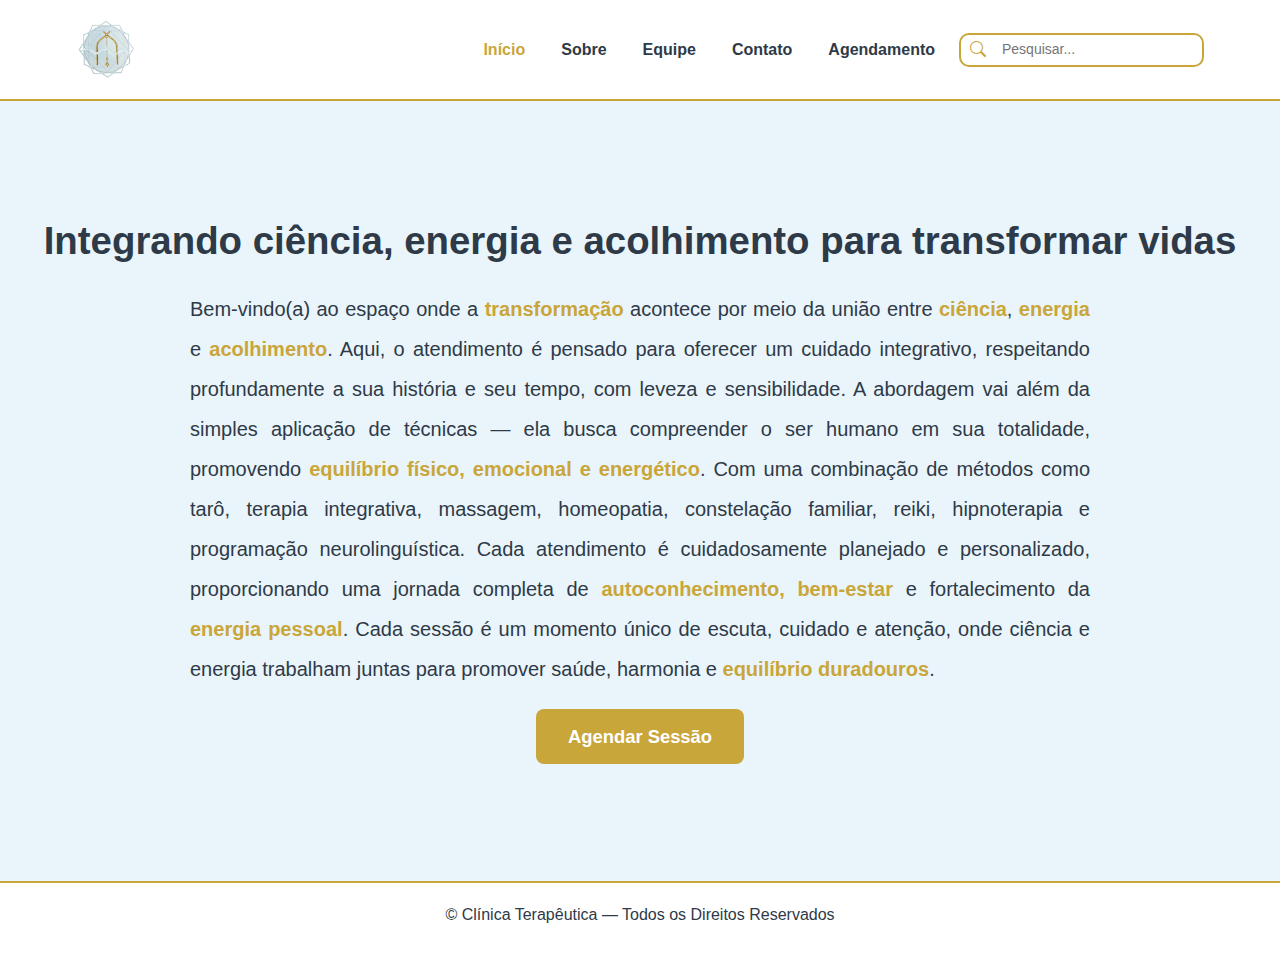
<file: index.html>
<!DOCTYPE html>
<html lang="pt-BR">
  <head>
    <meta charset="UTF-8" />
    <meta name="viewport" content="width=device-width, initial-scale=1.0" />
    <title>Início</title>

    <link
      href="https://cdn.jsdelivr.net/npm/bootstrap@5.3.8/dist/css/bootstrap.min.css"
      rel="stylesheet"
    />
    <link
      href="https://cdn.jsdelivr.net/npm/bootstrap-icons@1.11.1/font/bootstrap-icons.css"
      rel="stylesheet"
    />
    <link rel="stylesheet" href="styles.css" />
   <style>
  html, body {
    height: 100%;
    margin: 0;
    padding: 0;
    font-family: "Segoe UI", sans-serif;
    background: #eaf4fb;
    color: #2e3a47;
  }

  .navbar {
    background: white;
    border-bottom: 2px solid #c9a63a;
    padding: 15px 0;
  }

  .navbar-brand img {
    height: 59px;
  }

  .nav-link {
    color: #2e3a47 !important;
    font-weight: 600;
  }

  .nav-link.active {
    color: #c9a63a !important;
  }

  .search-box {
    display: flex;
    align-items: center;
    gap: 6px;
    border: 2px solid #c9a63a;
    padding: 3px 9px;
    border-radius: 10px;
    height: 34px;
  }

  .search-box i {
    font-size: 16px;
    color: #c9a63a;
  }

  .search-box input {
    border: none;
    outline: none;
    background: none;
    font-size: 14px;
  }

  /* HERO OCUPANDO A TELA TODA */
  /* HERO AJUSTADA */
.hero {
  min-height: calc(100vh - 120px);
  display: flex;
  flex-direction: column;
  justify-content: center;
  align-items: center;
  padding: 60px 20px;
  text-align: center;
}

.hero h2 {
  font-size: 2.4rem;  /* agora igual aos outros títulos */
  font-weight: 800;
  text-align: center;
  margin-bottom: 25px;
  color: #2e3a47;
}
.gold {
  color: #c9a63a; /* dourado */
  font-weight: 700;
}

.hero p {
  font-size: 1.25rem;     /* Aumentado */
  text-align: justify;
  max-width: 900px;
  margin: 0 auto;
  line-height: 2;
}


.btn-cta {
  margin-top: 20px;
  padding: 14px 32px; /* aumentei o padding vertical e horizontal */
  background: #c9a63a;
  color: white;
  border-radius: 8px;
  font-size: 1.15rem; /* leve aumento da fonte */
}

  .btn-cta:hover {
    background: #b59433;
    color: white;
    text-decoration: none;
  }

  footer {
    background: white;
    padding: 20px 0;
    text-align: center;
    border-top: 2px solid #c9a63a;
  }
</style>

  </head>

  <body>
    <!-- NAVBAR -->
    <nav class="navbar navbar-expand-lg sticky-top">
      <div class="container">
        <a class="navbar-brand" href="index.html">
          <img src="img/logoN.jpg" alt="Logo" />
        </a>

        <button
          class="navbar-toggler"
          type="button"
          data-bs-toggle="collapse"
          data-bs-target="#nav"
        >
          <span class="navbar-toggler-icon"></span>
        </button>

        <div class="collapse navbar-collapse justify-content-end" id="nav">
          <ul class="navbar-nav me-3">
            <li class="nav-item">
              <a class="nav-link" href="index.html">Início</a>
            </li>
            <li class="nav-item">
              <a class="nav-link" href="sobre.html">Sobre</a>
            </li>
            <li class="nav-item">
              <a class="nav-link" href="equipe.html">Equipe</a>
            </li>
            <li class="nav-item">
              <a class="nav-link" href="contato.html">Contato</a>
            </li>
            <li class="nav-item">
              <a class="nav-link" href="agendamento.html">Agendamento</a>
            </li>
          </ul>

          <div class="search-box">
            <i class="bi bi-search"></i>
            <input type="text" placeholder="Pesquisar..." />
          </div>
        </div>
      </div>
    </nav>

    <!-- HERO -->
<!-- HERO -->
<section class="hero">
  <h2>
    Integrando ciência, energia e  acolhimento para transformar vidas
  </h2>
  <p>
    Bem-vindo(a) ao espaço onde a <strong class="gold">transformação</strong> acontece por meio da união
    entre <strong class="gold">ciência</strong>, <strong class="gold">energia</strong> e <strong class="gold">acolhimento</strong>. Aqui, o atendimento é pensado para
    oferecer um cuidado integrativo, respeitando profundamente a sua
    história e seu tempo, com leveza e sensibilidade. A abordagem vai além
    da simples aplicação de técnicas — ela busca compreender o ser humano em
    sua totalidade, promovendo <strong class="gold">equilíbrio físico, emocional e energético</strong>.
    Com uma combinação de métodos como tarô, terapia integrativa, massagem,
    homeopatia, constelação familiar, reiki, hipnoterapia e programação neurolinguística. Cada atendimento é
    cuidadosamente planejado e personalizado, proporcionando uma jornada
    completa de <strong class="gold">autoconhecimento, bem-estar</strong> e fortalecimento da <strong class="gold">energia pessoal</strong>. Cada sessão é um momento único de escuta, cuidado e atenção,
    onde ciência e energia trabalham juntas para promover saúde, harmonia e
    <strong class="gold">equilíbrio duradouros</strong>.
  </p>
  <a href="agendamento.html" class="btn btn-cta">Agendar Sessão</a>
</section>

    <!-- FOOTER -->
    <footer>
      <p>© Clínica Terapêutica — Todos os Direitos Reservados</p>
    </footer>

    <script src="https://cdn.jsdelivr.net/npm/bootstrap@5.3.8/dist/js/bootstrap.bundle.min.js"></script>

    <!-- SCRIPT PARA ABA ATIVA -->
    <script>
      const links = document.querySelectorAll(".nav-link");
      const current = window.location.pathname.split("/").pop();

      links.forEach((link) => {
        if (link.getAttribute("href") === current) {
          link.classList.add("active");
        }
      });
    </script>
  </body>
</html>
</file>
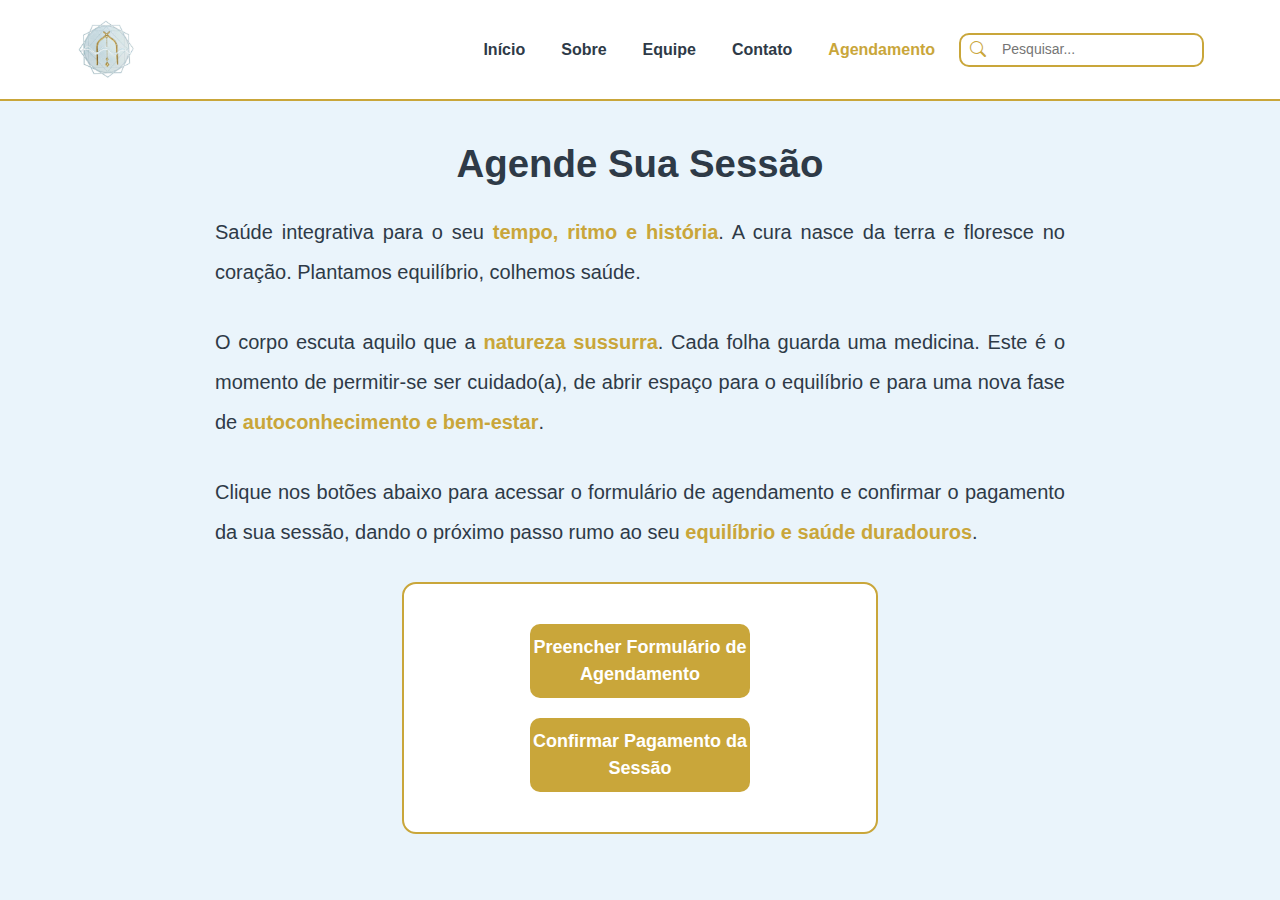
<file: agendamento.html>
<!DOCTYPE html>
<html lang="pt-BR">
<head>
<meta charset="UTF-8" />
<meta name="viewport" content="width=device-width, initial-scale=1.0" />
<title>Agendamento</title>

<link href="https://cdn.jsdelivr.net/npm/bootstrap@5.3.8/dist/css/bootstrap.min.css" rel="stylesheet" />
<link href="https://cdn.jsdelivr.net/npm/bootstrap-icons@1.11.1/font/bootstrap-icons.css" rel="stylesheet" />
<link rel="stylesheet" href="styles.css">
<style>
html, body {
    height: 100%;
    margin: 0;
    padding: 0;
    font-family: "Segoe UI", sans-serif;
    background: #eaf4fb;
    color: #2e3a47;
    display: flex;
    flex-direction: column;
}

/* ===================== NAVBAR ===================== */
.navbar {
    background: white;
    border-bottom: 2px solid #c9a63a;
    padding: 15px 0;
}
.navbar-brand img {
    height: 59px;
}
.nav-link {
    font-weight: 600;
    color: #2e3a47 !important;
}
.nav-link.active {
    color: #c9a63a !important;
}
.search-box {
    display: flex;
    align-items: center;
    gap: 6px;
    border: 2px solid #c9a63a;
    padding: 3px 9px;
    border-radius: 10px;
    height: 34px;
}
.search-box i {
    font-size: 16px;
    color: #c9a63a;
}
.search-box input {
    border: none;
    outline: none;
    background: none;
    font-size: 14px;
}

/* ===================== AGENDAMENTO ===================== */
section {
    min-height: calc(100vh - 160px); /* navbar + footer */
    display: flex;
    flex-direction: column;
    justify-content: flex-start;
    align-items: center;
    padding: 30px 20px 40px 20px;
    text-align: center;
}

section h2 {
    font-size: 2.4rem;
    font-weight: 800;
    margin-bottom: 25px;
    color: #2e3a47;
}

section p {
    font-size: 1.25rem;
    line-height: 2;
    max-width: 850px;
    margin: 0 auto 30px auto;
    color: #2e3a47;
    text-align: justify;
}

section p strong {
    color: #c9a63a;
}

/* BOTÕES MENOR TAMANHO */
.btn-forms {
    background: #c9a63a;
    color: white;
    padding: 10px 0;       /* diminuiu o padding vertical */
    width: 220px;          /* diminuiu a largura */
    border-radius: 10px;
    font-size: 18px;       /* ligeiramente menor */
    border: none;
    margin: 10px 0;
    transition: 0.3s;
    display: inline-block;
    text-decoration: none;
    text-align: center;
}
.btn-forms:hover {
    background: #b39031;
    color: white;
}

/* ===================== FOOTER ===================== */
footer {
    background: white;
    padding: 20px 0;
    text-align: center;
    border-top: 2px solid #c9a63a;
    margin-top: auto;
}
</style>
</head>

<body>

<!-- NAVBAR -->
<nav class="navbar navbar-expand-lg sticky-top">
  <div class="container">
    <a class="navbar-brand" href="index.html">
      <img src="img/logoN.jpg" alt="Logo" />
    </a>

    <button class="navbar-toggler" type="button" data-bs-toggle="collapse" data-bs-target="#nav">
      <span class="navbar-toggler-icon"></span>
    </button>

    <div class="collapse navbar-collapse justify-content-end" id="nav">
      <ul class="navbar-nav me-3">
        <li class="nav-item"><a class="nav-link" href="index.html">Início</a></li>
        <li class="nav-item"><a class="nav-link" href="sobre.html">Sobre</a></li>
        <li class="nav-item"><a class="nav-link" href="equipe.html">Equipe</a></li>
        <li class="nav-item"><a class="nav-link" href="contato.html">Contato</a></li>
        <li class="nav-item"><a class="nav-link" href="agendamento.html">Agendamento</a></li>
      </ul>

      <div class="search-box">
        <i class="bi bi-search"></i>
        <input type="text" placeholder="Pesquisar..." />
      </div>
    </div>
  </div>
</nav>

<!-- CONTEÚDO -->
<section id="agendamento" style="padding-top: 40px; padding-bottom: 160px;">
  <h2>Agende Sua Sessão</h2>

  <p>
    Saúde integrativa para o seu <strong>tempo, ritmo e história</strong>.  
    A cura nasce da terra e floresce no coração.  
    Plantamos equilíbrio, colhemos saúde.
  </p>
  <p>
    O corpo escuta aquilo que a <strong>natureza sussurra</strong>.  
    Cada folha guarda uma medicina. Este é o momento de permitir-se ser cuidado(a), de abrir espaço para o equilíbrio e para uma nova fase de <strong>autoconhecimento e bem-estar</strong>.
  </p>
  <p>
    Clique nos botões abaixo para acessar o formulário de agendamento e confirmar o pagamento da sua sessão, dando o próximo passo rumo ao seu <strong>equilíbrio e saúde duradouros</strong>.
  </p>

  <div class="container" style="max-width: 500px; margin: 0 auto;">
    <div style="background: white; border: 2px solid #c9a63a; border-radius: 14px; padding: 30px; text-align: center;">
      <a href="https://forms.gle/xYfMpMKzx44Mkxfr9" target="_blank" class="btn btn-forms">
        Preencher Formulário de Agendamento
      </a>

      <a href="https://pag.ae/81hzZbnVq" target="_blank" class="btn btn-forms">
        Confirmar Pagamento da Sessão
      </a>
    </div>
  </div>
</section>




<!-- FOOTER -->


<script src="https://cdn.jsdelivr.net/npm/bootstrap@5.3.8/dist/js/bootstrap.bundle.min.js"></script>

<script>
  const links = document.querySelectorAll(".nav-link");
  const currentPage = window.location.pathname.split("/").pop();

  links.forEach(link => {
    if (link.getAttribute("href") === currentPage) {
      link.classList.add("active");
    }
  });
</script>

</body>
</html>
</file>
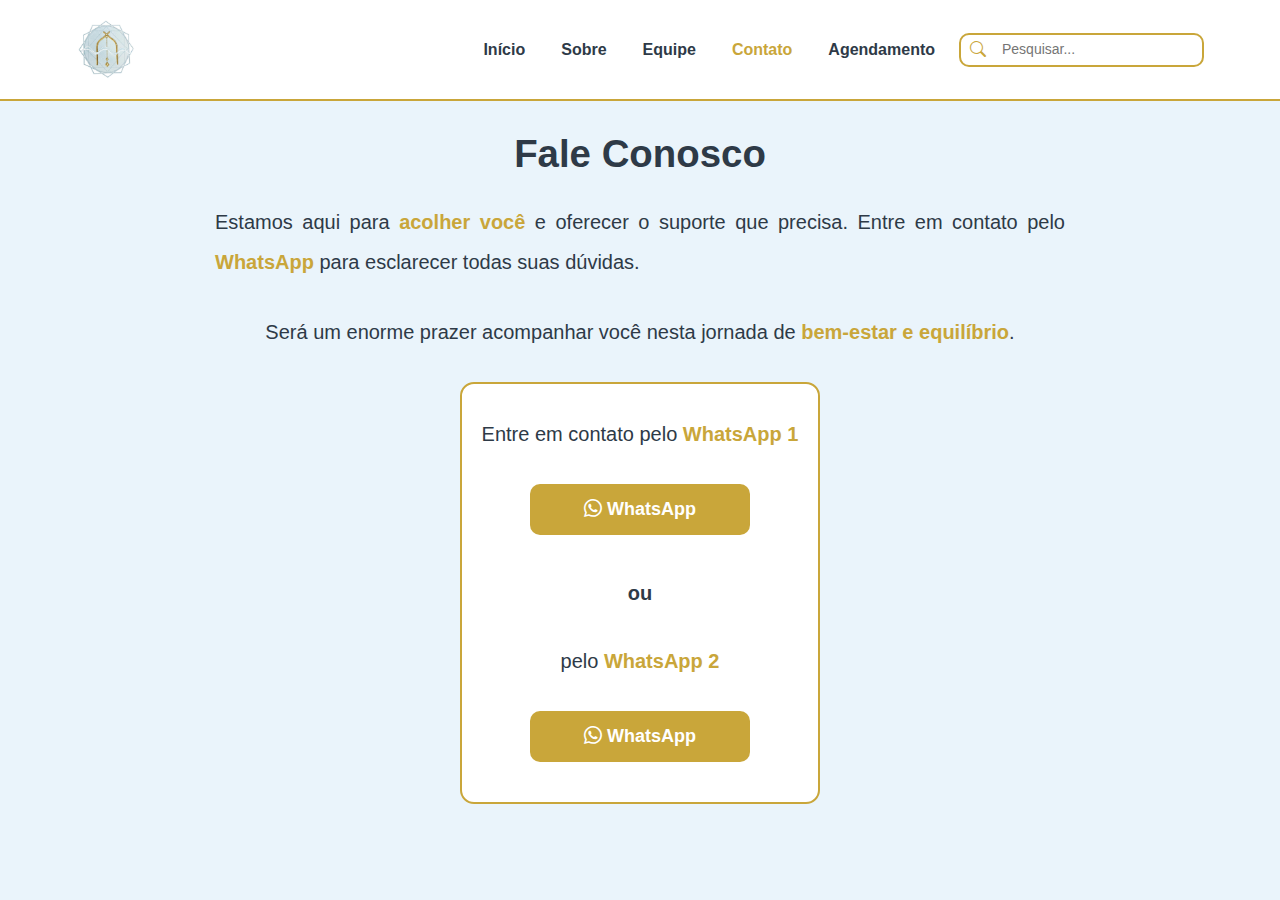
<file: contato.html>
<!DOCTYPE html>
<html lang="pt-BR">
<head>
<meta charset="UTF-8" />
<meta name="viewport" content="width=device-width, initial-scale=1.0" />
<title>Contato</title>

<link href="https://cdn.jsdelivr.net/npm/bootstrap@5.3.8/dist/css/bootstrap.min.css" rel="stylesheet" />
<link href="https://cdn.jsdelivr.net/npm/bootstrap-icons@1.11.1/font/bootstrap-icons.css" rel="stylesheet" />
<link rel="stylesheet" href="styles.css">
<style>
html, body {
    height: 100%;
    margin: 0;
    padding: 0;
    font-family: "Segoe UI", sans-serif;
    background: #eaf4fb;
    color: #2e3a47;
    display: flex;
    flex-direction: column;
}

/* ===================== NAVBAR ===================== */
.navbar {
    background: white;
    border-bottom: 2px solid #c9a63a;
    padding: 15px 0;
}
.navbar-brand img {
    height: 59px;
}
.nav-link {
    font-weight: 600;
    color: #2e3a47 !important;
}
.nav-link.active {
    color: #c9a63a !important;
}
.search-box {
    display: flex;
    align-items: center;
    gap: 6px;
    border: 2px solid #c9a63a;
    padding: 3px 9px;
    border-radius: 10px;
    height: 34px;
}
.search-box i {
    font-size: 16px;
    color: #c9a63a;
}
.search-box input {
    border: none;
    outline: none;
    background: none;
    font-size: 14px;
}

/* ===================== SEÇÃO CONTATO ===================== */
section {
    min-height: calc(100vh - 160px); /* navbar + footer */
    display: flex;
    flex-direction: column;
    justify-content: flex-start;
    align-items: center;
    padding: 30px 20px 40px 20px;
    text-align: center;
}

section h2 {
    font-size: 2.4rem;
    font-weight: 800;
    margin-bottom: 25px;
    color: #2e3a47;
}

section p {
    font-size: 1.25rem;
    line-height: 2;
    max-width: 850px;
    margin: 0 auto 30px auto;
    color: #2e3a47;
    text-align: justify;
}

section p strong {
    color: #c9a63a;
}

/* CONTATO BOX */
.contato-box {
    background: white;
    padding: 30px 20px;
    border-radius: 14px;
    text-align: center;
    border: 2px solid #c9a63a;
    max-width: 700px;
    margin: 0 auto;
}

.contato-box p {
    font-size: 1.25rem;
    margin-bottom: 20px;
}

/* BOTÕES WHATSAPP */
.btn-whats {
    background: #c9a63a;
    color: white;
    padding: 12px 0;
    width: 220px;
    border-radius: 10px;
    font-size: 18px;
    border: none;
    transition: 0.3s;
    margin: 10px 0;
    display: inline-block;
    text-decoration: none;
    text-align: center;
}
.btn-whats:hover {
    background: #b39031;
    color: white;
}

/* FOOTER */
footer {
    background: white;
    padding: 20px 0;
    text-align: center;
    border-top: 2px solid #c9a63a;
    margin-top: auto;
}

/* RESPONSIVO */
@media (max-width: 576px) {
    section h2 {
        font-size: 1.8rem;
        margin-bottom: 20px;
    }

    section p {
        font-size: 16px;
        line-height: 1.6;
    }

    .btn-whats {
        width: 100%;
        font-size: 16px;
        padding: 10px 0;
    }

    .contato-box {
        padding: 20px 15px;
    }
}
</style>
</head>

<body>

<!-- NAVBAR -->
<nav class="navbar navbar-expand-lg sticky-top">
  <div class="container">
    <a class="navbar-brand" href="index.html">
      <img src="img/logoN.jpg" alt="Logo" />
    </a>

    <button class="navbar-toggler" type="button" data-bs-toggle="collapse" data-bs-target="#nav">
      <span class="navbar-toggler-icon"></span>
    </button>

    <div class="collapse navbar-collapse justify-content-end" id="nav">
      <ul class="navbar-nav me-3">
        <li class="nav-item"><a class="nav-link" href="index.html">Início</a></li>
        <li class="nav-item"><a class="nav-link" href="sobre.html">Sobre</a></li>
        <li class="nav-item"><a class="nav-link" href="equipe.html">Equipe</a></li>
        <li class="nav-item"><a class="nav-link" href="contato.html">Contato</a></li>
        <li class="nav-item"><a class="nav-link" href="agendamento.html">Agendamento</a></li>
      </ul>

      <div class="search-box">
        <i class="bi bi-search"></i>
        <input type="text" placeholder="Pesquisar..." />
      </div>
    </div>
  </div>
</nav>

<!-- SEÇÃO CONTATO -->
<section id="contato">
  <h2>Fale Conosco</h2>

  <p>
    Estamos aqui para <strong>acolher você</strong> e oferecer o suporte que precisa.
    Entre em contato pelo <strong>WhatsApp</strong> para esclarecer todas suas dúvidas.
  </p>

  <p>
    Será um enorme prazer acompanhar você nesta jornada de <strong>bem-estar e equilíbrio</strong>.
  </p>

  <div class="contato-box">
    <p>Entre em contato pelo <strong>WhatsApp 1</strong></p>
    <a href="https://wa.me/553299626868" target="_blank" class="btn btn-whats">
      <i class="bi bi-whatsapp"></i> WhatsApp
    </a>

    <p style="text-align: center; font-size: 20px; font-weight: 600; margin: 28px 0;">ou</p>

    <p style="text-align: center;">pelo <strong>WhatsApp 2</strong></p>
    <a href="https://wa.me/555199592177" target="_blank" class="btn btn-whats">
      <i class="bi bi-whatsapp"></i> WhatsApp
    </a>
  </div>
</section>


<script src="https://cdn.jsdelivr.net/npm/bootstrap@5.3.8/dist/js/bootstrap.bundle.min.js"></script>

<script>
  const links = document.querySelectorAll(".nav-link");
  const currentPage = window.location.pathname.split("/").pop();

  links.forEach(link => {
    if (link.getAttribute("href") === currentPage) {
      link.classList.add("active");
    }
  });
</script>

</body>
</html>
</file>
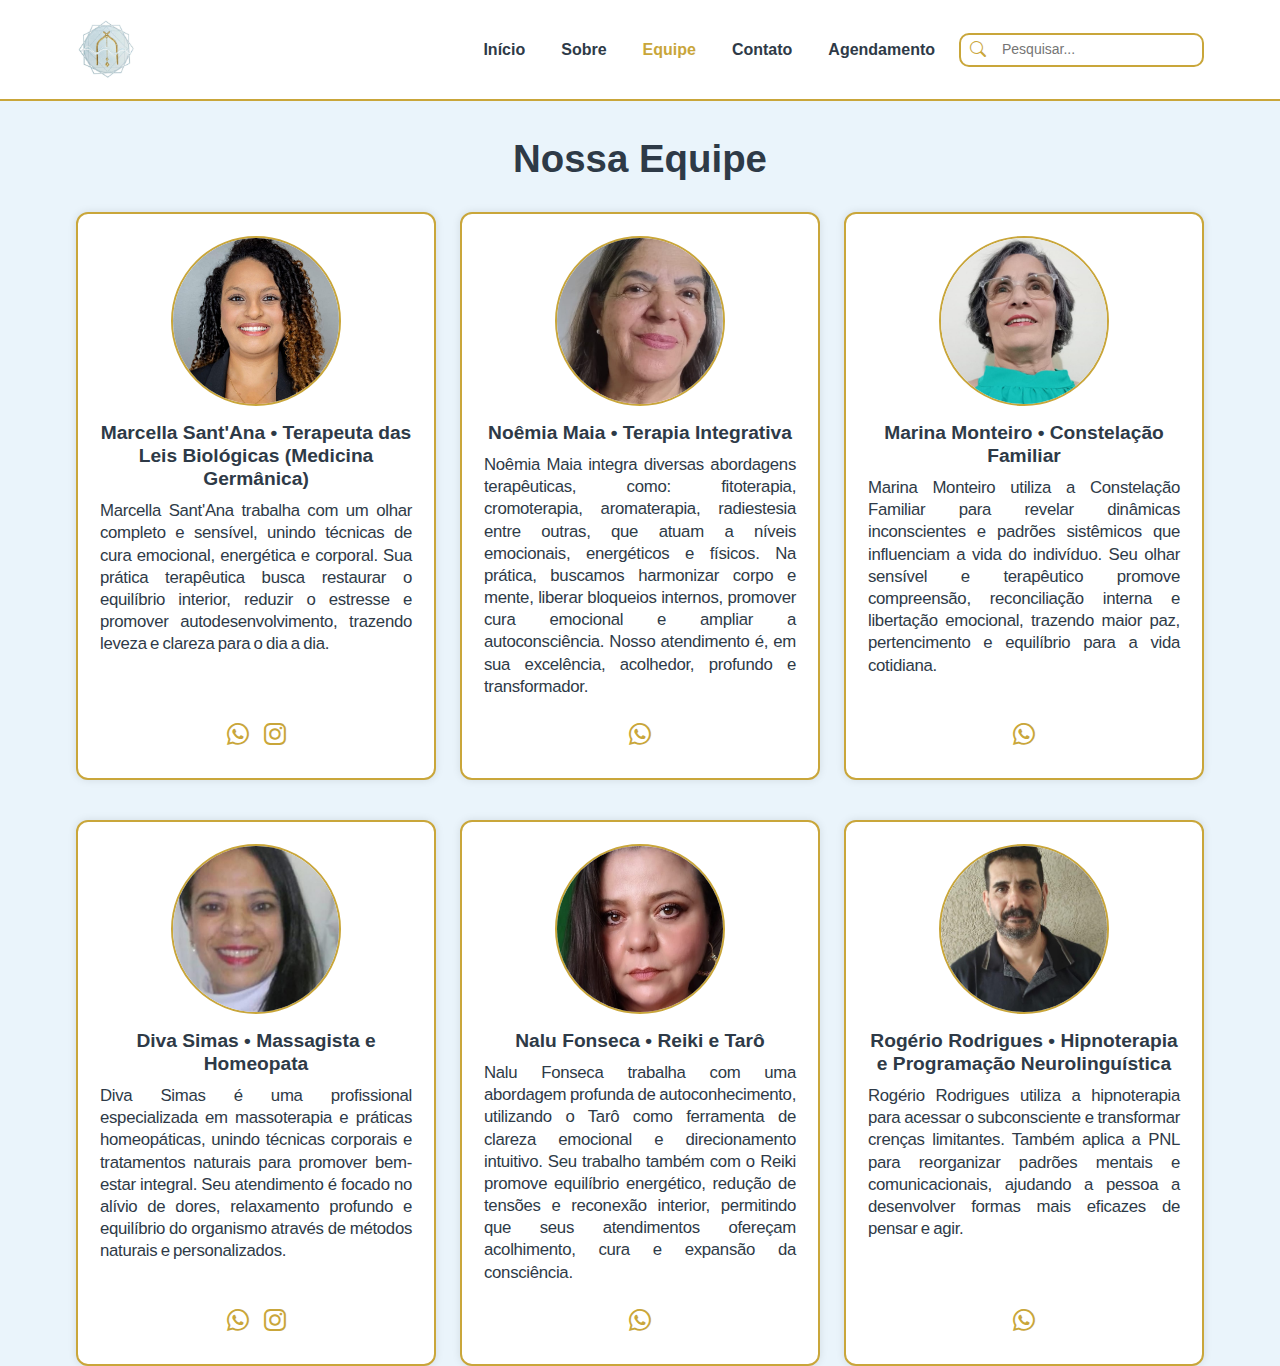
<file: equipe.html>
<!DOCTYPE html>
<html lang="pt-BR">
  <head>
    <meta charset="UTF-8" />
    <meta name="viewport" content="width=device-width, initial-scale=1.0" />
    <title>Equipe</title>

    <link
      href="https://cdn.jsdelivr.net/npm/bootstrap@5.3.8/dist/css/bootstrap.min.css"
      rel="stylesheet"
    />
    <link
      href="https://cdn.jsdelivr.net/npm/bootstrap-icons@1.11.1/font/bootstrap-icons.css"
      rel="stylesheet"
    />
<link rel="stylesheet" href="styles.css">
    <style>
      body {
        font-family: "Segoe UI", sans-serif;
        background: #eaf4fb;
        color: #2e3a47;
        margin: 0;
      }

      /* NAVBAR */
      .navbar {
        background: white;
        border-bottom: 2px solid #c9a63a;
        padding: 15px 0;
      }

      .navbar-brand img {
        height: 59px;
      }

      .nav-link {
        color: #2e3a47 !important;
        font-weight: 600;
      }

      .nav-link.active {
        color: #c9a63a !important;
      }

      .search-box {
        display: flex;
        align-items: center;
        gap: 6px;
        border: 2px solid #c9a63a;
        padding: 3px 9px;
        border-radius: 10px;
        height: 34px;
      }
      .search-box i {
        font-size: 16px;
        color: #c9a63a;
      }
      .search-box input {
        border: none;
        outline: none;
        background: none;
        font-size: 14px;
      }

      /* HERO */
      .hero {
        padding: 10px 20px;
        text-align: center;
        background: #eaf4fb;
      }

    .hero h2 {
  text-align: center;
  font-size: 2.4rem;      /* mesmo tamanho do "Fale Conosco" */
  font-weight: 800;       /* mesma força */
  color: #2e3a47;
  margin-top: 25px;
  margin-bottom: 20px;
}


      /* CARDS */
      .team-card {
        background: white;
        border: 2px solid #c9a63a;
        border-radius: 12px;
        padding: 22px;
        box-shadow: 0 0 8px rgba(0, 0, 0, 0.1);
        text-align: center;
        display: flex;
        flex-direction: column;
        height: 100%;
      }

      .team-card img {
        width: 170px;
        height: 170px;
        border-radius: 50%;
        object-fit: cover;
        margin-bottom: 15px;
        border: 2px solid #c9a63a;
        align-self: center;
      }

      .team-card h4 {
        font-size: 1.2rem;
        font-weight: 700;
        margin-bottom: 10px;
      }
      .team-card {
        background: white;
        border: 2px solid #c9a63a;
        border-radius: 12px;
        padding: 22px;
        box-shadow: 0 0 8px rgba(0, 0, 0, 0.1);
        text-align: center;
        display: flex;
        flex-direction: column;
        height: 100%;
      }

      .team-card p {
        font-size: 1.05rem;
        text-align: justify;
        line-height: 1.32;
        margin-bottom: 20px;
        flex: 1; /* <-- faz os textos terem altura igual */
  letter-spacing: -0.3px;
  word-spacing: -1px;
}
      

      .social-icons {
        margin-top: auto; /* <-- força os ícones para baixo */
        display: flex;
        justify-content: center;
        gap: 15px;
        padding-bottom: 5px;
      }
      .social-icons a {
        font-size: 22px;
        color: #c9a63a;
        transition: 0.3s;
      }
      .social-icons a:hover {
        color: #8b6e22;
      }

      footer {
        margin-top: 40px;
        background: white;
        padding: 20px 0;
        text-align: center;
        border-top: 2px solid #c9a63a;
      }
    </style>
  </head>

  <body>
    <!-- NAVBAR -->
    <nav class="navbar navbar-expand-lg sticky-top">
      <div class="container">
        <a class="navbar-brand" href="index.html">
          <img src="img/logoN.jpg" alt="Logo" />
        </a>

        <button
          class="navbar-toggler"
          type="button"
          data-bs-toggle="collapse"
          data-bs-target="#nav"
        >
          <span class="navbar-toggler-icon"></span>
        </button>

        <div class="collapse navbar-collapse justify-content-end" id="nav">
          <ul class="navbar-nav me-3">
            <li class="nav-item">
              <a class="nav-link" href="index.html">Início</a>
            </li>
            <li class="nav-item">
              <a class="nav-link" href="sobre.html">Sobre</a>
            </li>
            <li class="nav-item">
              <a class="nav-link active" href="equipe.html">Equipe</a>
            </li>
            <li class="nav-item">
              <a class="nav-link" href="contato.html">Contato</a>
            </li>
            <li class="nav-item">
              <a class="nav-link" href="agendamento.html">Agendamento</a>
            </li>
          </ul>

          <div class="search-box">
            <i class="bi bi-search"></i>
            <input type="text" placeholder="Pesquisar..." />
          </div>
        </div>
      </div>
    </nav>

    <!-- HERO -->
    <section class="hero">
      <h2>Nossa Equipe</h2>
    </section>

    <!-- CARDS -->
   <!-- CARDS -->
<section class="container">
  <!-- LINHA 1 -->
  <div class="row mb-3 g-4">

    <!-- MARCELLA -->
    <div class="col-md-4 d-flex">
      <div class="team-card">
        <img src="img/F5.jpg" alt="Marcella" />
        <h4>Marcella Sant'Ana • Terapeuta das Leis Biológicas (Medicina Germânica)</h4>
        <p>
          Marcella Sant'Ana trabalha com um olhar completo e sensível, unindo técnicas de
          cura emocional, energética e corporal. 
          Sua prática terapêutica
          busca restaurar o equilíbrio interior, reduzir o estresse e
          promover autodesenvolvimento, trazendo leveza e clareza para o dia
          a dia.
        </p>

        <div class="social-icons">
          <a href="https://wa.me/16478042541" target="_blank"><i class="bi bi-whatsapp"></i></a>
          <a href="https://instagram.com/marcellasantana_terapias" target="_blank"><i class="bi bi-instagram"></i></a>
        </div>
      </div>
    </div>

    <!-- NOÊMIA -->
    <div class="col-md-4 d-flex">
      <div class="team-card">
        <img src="img/F3.jpg" alt="Noêmia Maia" />
        <h4>Noêmia Maia • Terapia Integrativa</h4>
        <p>
          Noêmia Maia  integra diversas abordagens terapêuticas, como: 
          fitoterapia, cromoterapia, aromaterapia, radiestesia entre outras, 
          que atuam a níveis emocionais, energéticos e físicos. 
          Na prática, buscamos harmonizar corpo e mente, liberar bloqueios internos, 
          promover cura emocional e ampliar a autoconsciência. Nosso atendimento é, 
          em sua excelência, acolhedor, profundo e transformador.
        </p>

        <div class="social-icons">
          <a href="https://wa.me/553299626868" target="_blank"><i class="bi bi-whatsapp"></i></a>
        </div>
      </div>
    </div>

    <!-- MARINA (AGORA NA PRIMEIRA LINHA) -->
    <div class="col-md-4 d-flex">
      <div class="team-card">
        <img src="img/F2.jpg" alt="Marina Monteiro" />
        <h4>Marina Monteiro • Constelação Familiar</h4>
        <p>
          Marina Monteiro utiliza a Constelação Familiar para revelar dinâmicas
          inconscientes e padrões sistêmicos que influenciam a vida do
          indivíduo. Seu olhar sensível e terapêutico promove compreensão,
          reconciliação interna e libertação emocional, trazendo maior paz,
          pertencimento e equilíbrio para a vida cotidiana.
        </p>

        <div class="social-icons">
          <a href="https://wa.me/553288113354" target="_blank"><i class="bi bi-whatsapp"></i></a>
        </div>
      </div>
    </div>

  </div>

  <!-- LINHA 2 -->
  <div class="row justify-content-center g-4 mt-2">

    <!-- DIVA SIMAS -->
    <div class="col-md-4 d-flex">
      <div class="team-card">
        <img src="img/F4.jpg" alt="Diva Simas" />
        <h4>Diva Simas • Massagista e Homeopata</h4>
        <p>
          Diva Simas é uma profissional especializada em massoterapia e práticas homeopáticas,
          unindo técnicas corporais e tratamentos naturais para promover
          bem-estar integral. Seu atendimento é focado no alívio de dores,
          relaxamento profundo e equilíbrio do organismo através de métodos
          naturais e personalizados.
        </p>

        <div class="social-icons">
          <a href="https://wa.me/5524988315471" target="_blank"><i class="bi bi-whatsapp"></i></a>
          <a href="https://instagram.com/diva_homeopata_massoterapeuta" target="_blank"><i class="bi bi-instagram"></i></a>
        </div>
      </div>
    </div>

    <!-- NALU -->
    <div class="col-md-4 d-flex">
      <div class="team-card">
        <img src="img/F1.jpg" alt="Nalu Fonseca" />
        <h4>Nalu Fonseca • Reiki e Tarô</h4>
        <p>
          Nalu Fonseca trabalha com uma abordagem profunda de autoconhecimento,
          utilizando o Tarô como ferramenta de clareza emocional e
          direcionamento intuitivo. Seu trabalho também com o Reiki promove
          equilíbrio energético, redução de tensões e reconexão interior,
          permitindo que seus atendimentos ofereçam acolhimento, cura e
          expansão da consciência.
        </p>

        <div class="social-icons">
          <a href="https://wa.me/555199592177" target="_blank"><i class="bi bi-whatsapp"></i></a>
        </div>
      </div>
    </div>

    <!-- ROGÉRIO -->
    <div class="col-md-4 d-flex">
      <div class="team-card">
        <img src="img/F6.jpg" alt="Rogério Rodrigues" />
        <h4>Rogério Rodrigues • Hipnoterapia e Programação Neurolinguística</h4>
        <p>
          Rogério Rodrigues utiliza a hipnoterapia para acessar o subconsciente e 
          transformar crenças limitantes. 
          Também aplica a PNL para reorganizar padrões mentais e comunicacionais, 
          ajudando a pessoa a desenvolver formas mais eficazes de pensar e agir.
        </p>

        <div class="social-icons">
          <a href="https://wa.me/5511987749087" target="_blank"><i class="bi bi-whatsapp"></i></a>
        </div>
      </div>
    </div>

  </div>
</section>

    

    <script src="https://cdn.jsdelivr.net/npm/bootstrap@5.3.8/dist/js/bootstrap.bundle.min.js"></script>
  </body>
</html>
</file>
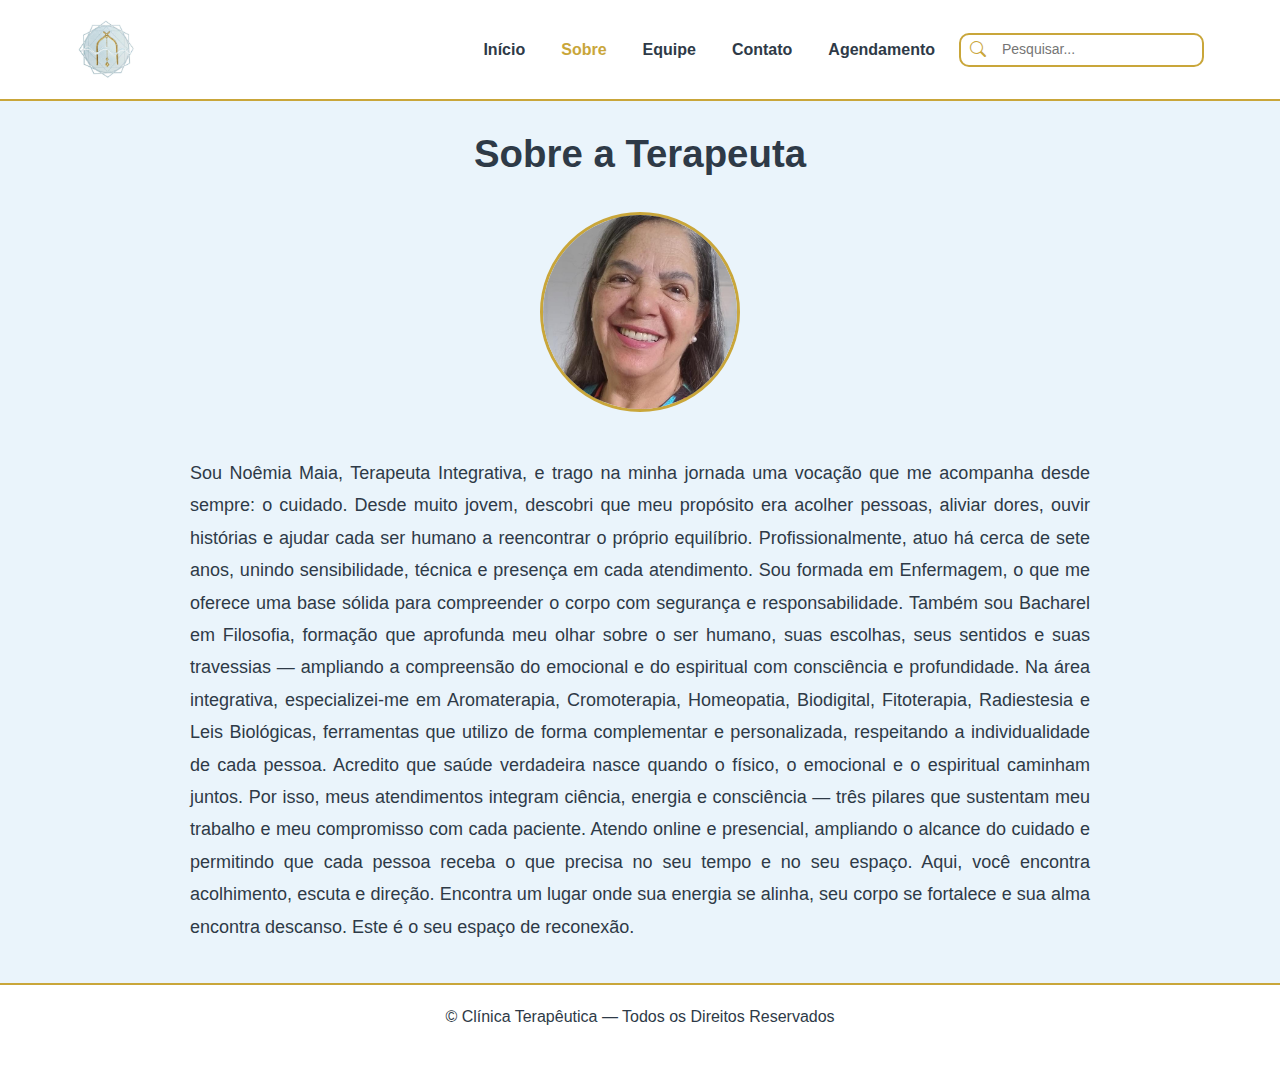
<file: sobre.html>
<!DOCTYPE html>
<html lang="pt-BR">
  <head>
    <meta charset="UTF-8" />
    <meta name="viewport" content="width=device-width, initial-scale=1.0" />
    <title>Sobre</title>

    <link
      href="https://cdn.jsdelivr.net/npm/bootstrap@5.3.8/dist/css/bootstrap.min.css"
      rel="stylesheet"
    />
    <link
      href="https://cdn.jsdelivr.net/npm/bootstrap-icons@1.11.1/font/bootstrap-icons.css"
      rel="stylesheet"
    />
    <link rel="stylesheet" href="styles.css" />
    <style>
      body {
        font-family: "Segoe UI", sans-serif;
        background: #eaf4fb;
        color: #2e3a47;
      }
      .navbar {
        background: white;
        border-bottom: 2px solid #c9a63a;
        padding: 15px 0;
      }
      .navbar-brand img {
        height: 59px;
      }

      .search-box {
        display: flex;
        align-items: center;
        gap: 6px;
        border: 2px solid #c9a63a;
        padding: 3px 9px;
        border-radius: 10px;
        height: 34px;
      }
      .search-box i {
        font-size: 16px;
        color: #c9a63a;
      }
      .search-box input {
        border: none;
        outline: none;
        background: none;
        font-size: 14px;
      }

      .nav-link {
        font-weight: 600;
        color: #2e3a47 !important;
      }
      .nav-link.active {
        color: #c9a63a !important;
      } /* ⬅ aba dourada ativa */

   h2 {
  text-align: center;
  font-weight: 800;
  color: #2e3a47;
  font-size: 2.4rem; /* mesmo tamanho do "Fale Conosco" */
  margin-top: 30px;  /* desce um pouco, como na outra página */
  margin-bottom: 35px;
}


      /* FOTO DA TERAPEUTA */
      .foto-terapeuta img {
        width: 200px;
        height: 200px;
        border-radius: 50%;
        border: 3px solid #c9a63a;
        object-fit: cover;
        margin-bottom: 25px;
      }

      /* TEXTO DE DESCRIÇÃO */
      .sobre-container p {
        text-align: justify;
        max-width: 900px;
        margin: 20px auto 0 auto;
        line-height: 1.8;
        font-size: 18px;
      }

      footer {
        margin-top: 40px;
        background: white;
        padding: 20px 0;
        text-align: center;
        border-top: 2px solid #c9a63a;
      }
    </style>
  </head>

  <body>
    <!-- NAVBAR -->
    <nav class="navbar navbar-expand-lg sticky-top">
      <div class="container">
        <a class="navbar-brand" href="index.html">
          <img src="img/logoN.jpg" alt="Logo" />
        </a>

        <button
          class="navbar-toggler"
          data-bs-toggle="collapse"
          data-bs-target="#nav"
        >
          <span class="navbar-toggler-icon"></span>
        </button>

        <div class="collapse navbar-collapse justify-content-end" id="nav">
          <ul class="navbar-nav me-3">
            <li class="nav-item">
              <a class="nav-link" href="index.html">Início</a>
            </li>
            <li class="nav-item">
              <a class="nav-link" href="sobre.html">Sobre</a>
            </li>
            <li class="nav-item">
              <a class="nav-link" href="equipe.html">Equipe</a>
            </li>
            <li class="nav-item">
              <a class="nav-link" href="contato.html">Contato</a>
            </li>
            <li class="nav-item">
              <a class="nav-link" href="agendamento.html">Agendamento</a>
            </li>
          </ul>

          <div class="search-box">
            <i class="bi bi-search"></i>
            <input type="text" placeholder="Pesquisar..." />
          </div>
        </div>
      </div>
    </nav>

    <section>
      <h2>Sobre a Terapeuta</h2>

      <div class="sobre-container text-center">
        <!-- FOTO DA TERAPEUTA -->
        <div class="foto-terapeuta">
          <img src="img/ftTera.jpg" alt="Foto da Terapeuta" />
        </div>

       <p class="lead"><b>
  Sou Noêmia Maia, Terapeuta Integrativa, e trago na minha jornada uma
  vocação que me acompanha desde sempre: o cuidado. Desde muito jovem,
  descobri que meu propósito era acolher pessoas, aliviar dores, ouvir
  histórias e ajudar cada ser humano a reencontrar o próprio equilíbrio.
  Profissionalmente, atuo há cerca de sete anos, unindo sensibilidade,
  técnica e presença em cada atendimento. Sou formada em Enfermagem, o
  que me oferece uma base sólida para compreender o corpo com segurança
  e responsabilidade. Também sou Bacharel em Filosofia, formação que
  aprofunda meu olhar sobre o ser humano, suas escolhas, seus sentidos e
  suas travessias — ampliando a compreensão do emocional e do espiritual
  com consciência e profundidade. Na área integrativa, especializei-me
  em Aromaterapia, Cromoterapia, Homeopatia, Biodigital, Fitoterapia,
  Radiestesia e Leis Biológicas, ferramentas que utilizo de forma
  complementar e personalizada, respeitando a individualidade de cada
  pessoa. Acredito que saúde verdadeira nasce quando o físico, o
  emocional e o espiritual caminham juntos. Por isso, meus atendimentos
  integram ciência, energia e consciência — três pilares que sustentam
  meu trabalho e meu compromisso com cada paciente. Atendo online e
  presencial, ampliando o alcance do cuidado e permitindo que cada
  pessoa receba o que precisa no seu tempo e no seu espaço. Aqui, você
  encontra acolhimento, escuta e direção. Encontra um lugar onde sua
  energia se alinha, seu corpo se fortalece e sua alma encontra
  descanso. Este é o seu espaço de reconexão.
</b></p>

      </div>
    </section>

    <footer>
      <p>© Clínica Terapêutica — Todos os Direitos Reservados</p>
    </footer>

    <script src="https://cdn.jsdelivr.net/npm/bootstrap@5.3.8/dist/js/bootstrap.bundle.min.js"></script>

    <!-- SCRIPT QUE DEIXA A ABA ATIVA DOURADA AUTOMATICAMENTE -->
    <script>
      const links = document.querySelectorAll(".nav-link");
      const current = window.location.pathname.split("/").pop();

      links.forEach((link) => {
        if (link.getAttribute("href") === current) {
          link.classList.add("active");
        }
      });
    </script>
  </body>
</html>
</file>
<file: styles.css>
/* Reset básico */
* {
  margin: 0;
  padding: 0;
  box-sizing: border-box;
}

/* Layout geral */
body {
  font-family: Arial, Helvetica, sans-serif;
  line-height: 1.5;
}

/* Imagens responsivas */
img {
  max-width: 100%;
  height: auto;
}

/* Containers */
.container {
  width: 90%;
  max-width: 1200px;
  margin: auto;
}

/* Menus */
nav ul {
  display: flex;
  gap: 20px;
  list-style: none;
}

nav a {
  text-decoration: none;
  color: #000;
}

/* GRID para seções múltiplas */
.grid {
  display: grid;
  grid-template-columns: repeat(3, 1fr);
  gap: 20px;
}

/* Colunas responsivas  */
.column-2 {
  display: grid;
  grid-template-columns: 1fr 1fr;
  gap: 20px;
}

.column-3 {
  display: grid;
  grid-template-columns: 1fr 1fr 1fr;
  gap: 20px;
}

.column-4 {
  display: grid;
  grid-template-columns: repeat(4, 1fr);
  gap: 20px;
}

/* BOTÕES */
button, .btn {
  cursor: pointer;
  padding: 10px 20px;
  border: none;
  font-weight: bold;
}

/* FORMULÁRIOS  */
input, textarea, select {
  width: 100%;
  padding: 10px;
}

/* ===================== */
/* 📱 RESPONSIVIDADE     */
/* ===================== */

/* Tablets e celulares grandes */
@media (max-width: 992px) {
  .grid {
    grid-template-columns: 1fr 1fr;
  }
  .column-3, .column-4 {
    grid-template-columns: 1fr 1fr;
  }
  nav ul {
    gap: 10px;
  }
}

/* Celulares comuns */
@media (max-width: 768px) {
  .grid, .column-2, .column-3, .column-4 {
    grid-template-columns: 1fr;
  }

  nav ul {
    flex-direction: column;
    gap: 5px;
  }
}

/* Celulares muito pequenos */
@media (max-width: 480px) {
  body {
    font-size: 14px;
  }
  
  nav ul {
    font-size: 16px;
  }
}
</file>
